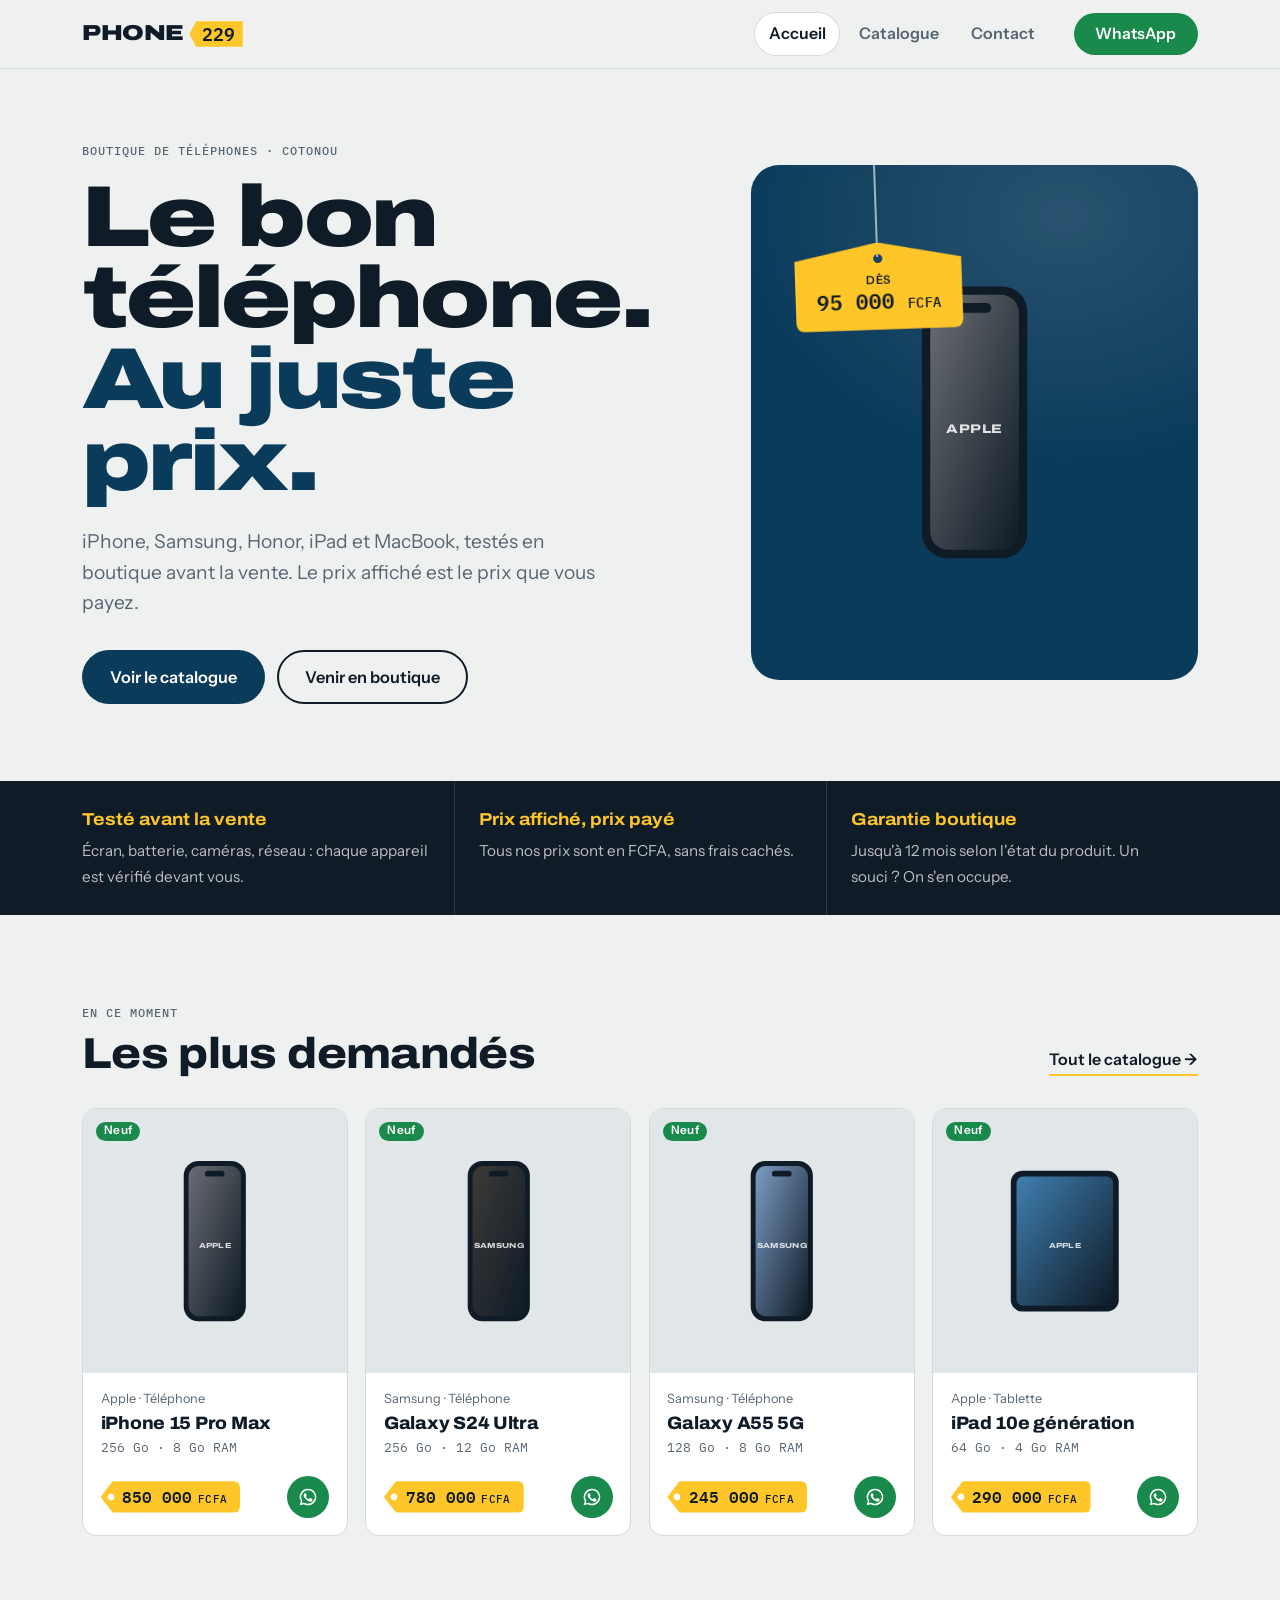
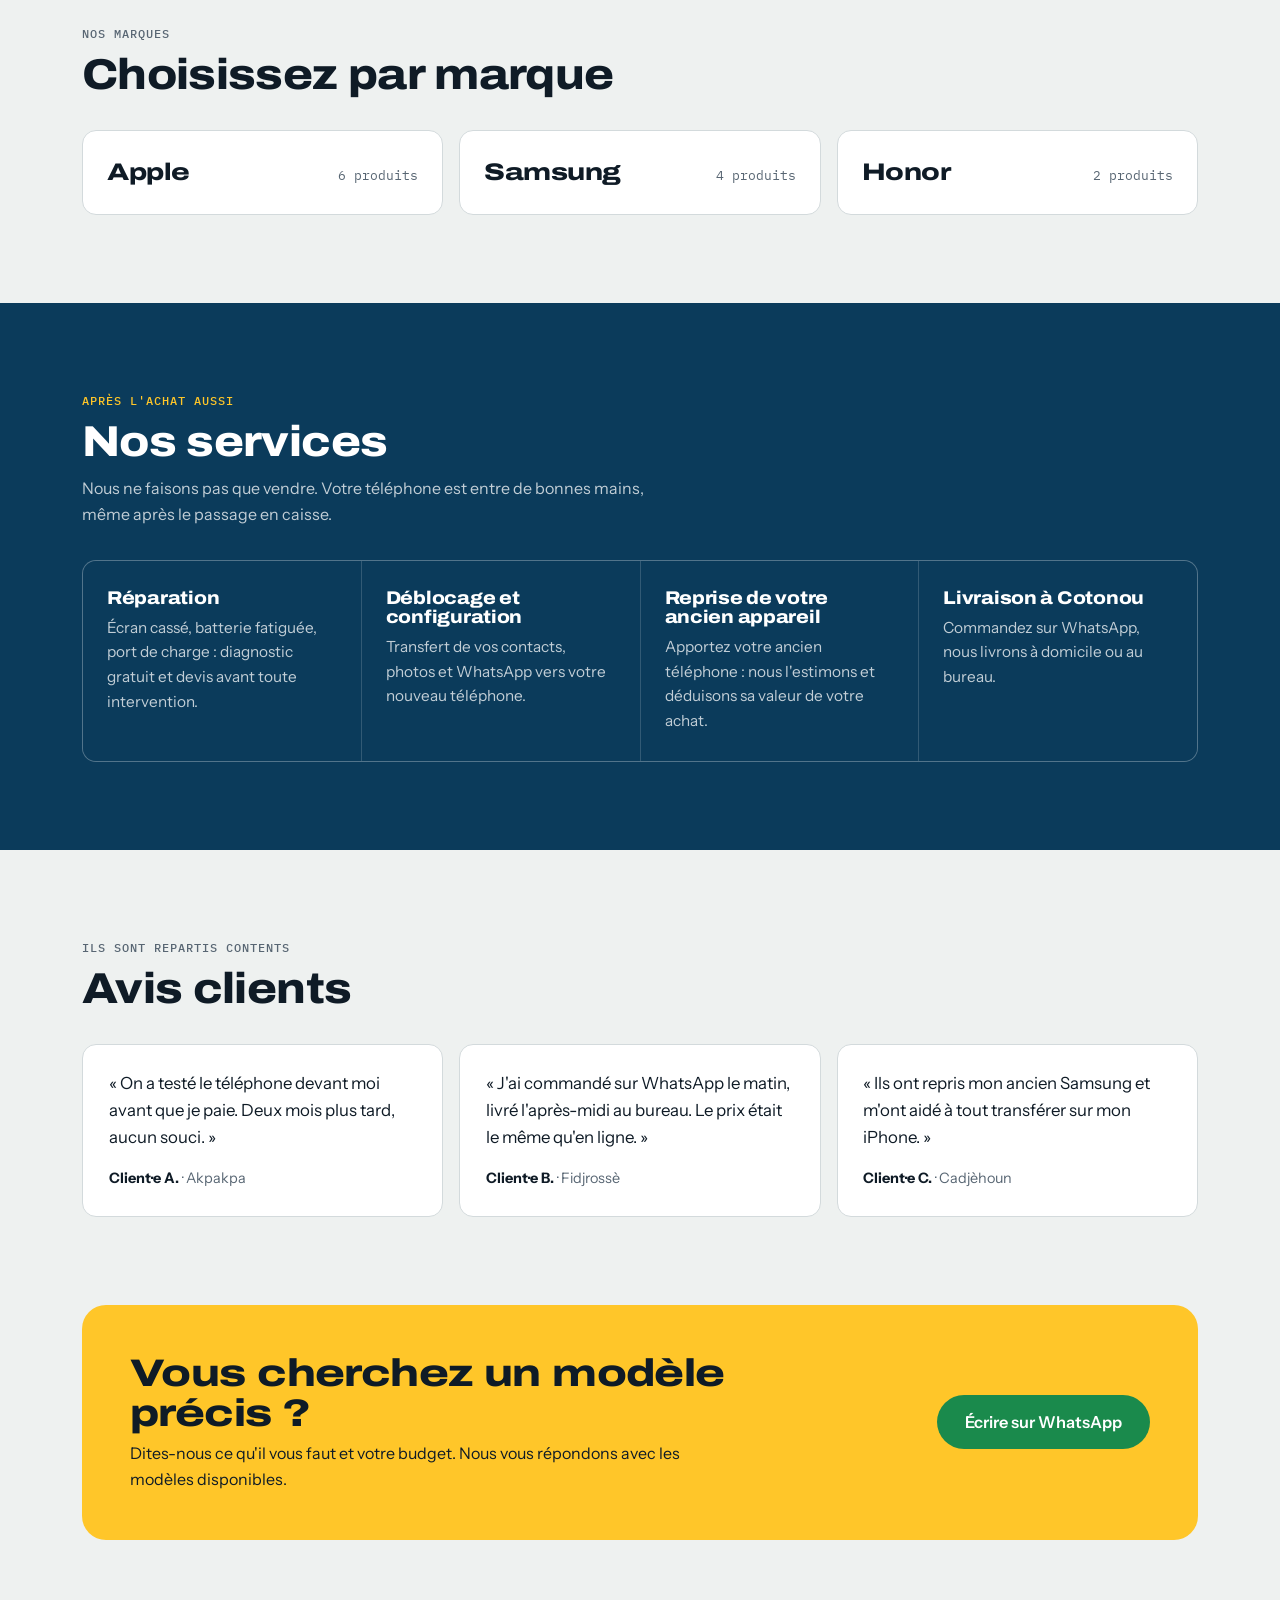
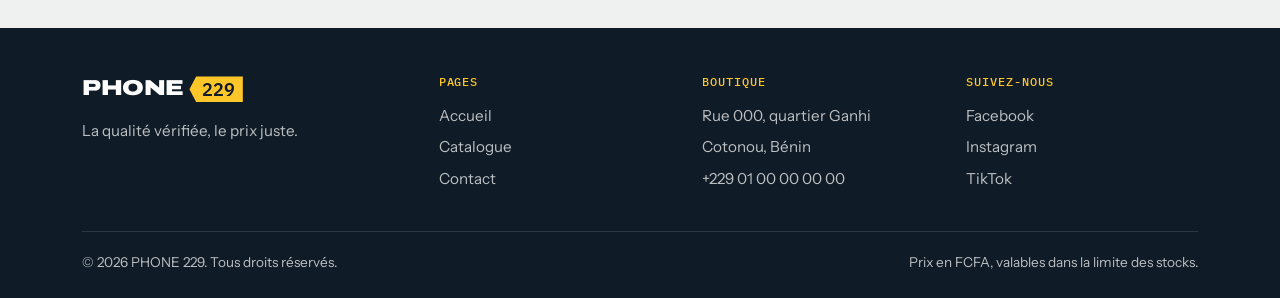
<file: index.html>
<!doctype html>
<html lang="fr">
<head>
  <meta charset="utf-8">
  <meta name="viewport" content="width=device-width, initial-scale=1">
  <title>PHONE 229 — Téléphones de qualité au juste prix à Cotonou</title>
  <meta name="description" content="PHONE 229, boutique de téléphones à Cotonou : iPhone, Samsung, Honor, iPad, MacBook et accessoires. Produits testés, prix affichés en FCFA, commande sur WhatsApp.">
  <meta name="theme-color" content="#0B3B5B">
  <link rel="preconnect" href="https://fonts.googleapis.com">
  <link rel="preconnect" href="https://fonts.gstatic.com" crossorigin>
  <link href="https://fonts.googleapis.com/css2?family=Archivo:wdth,wght@62..125,400..900&family=IBM+Plex+Mono:wght@500;600&family=Instrument+Sans:wght@400..700&display=swap" rel="stylesheet">
  <link rel="stylesheet" href="css/style.css">
</head>
<body data-page="accueil">

  <header class="site-header">
    <div class="wrap header-inner">
      <a class="logo" href="index.html" aria-label="PHONE 229, accueil"><span>PHONE</span><span class="logo-tag">229</span></a>
      <button class="menu-bouton" type="button" aria-expanded="false" aria-controls="nav" aria-label="Menu"><span></span></button>
      <nav class="site-nav" id="nav" aria-label="Navigation principale">
        <ul>
          <li><a href="index.html" aria-current="page">Accueil</a></li>
          <li><a href="catalogue.html">Catalogue</a></li>
          <li><a href="contact.html">Contact</a></li>
        </ul>
      </nav>
      <a class="btn btn-wa header-wa" href="contact.html" data-wa="">WhatsApp</a>
    </div>
  </header>

  <main>
    <!-- Hero -->
    <section class="hero">
      <div class="wrap hero-grille">
        <div>
          <p class="eyebrow">Boutique de téléphones · Cotonou</p>
          <h1 class="hero-titre">
            <span class="ligne">Le bon téléphone.</span>
            <span class="ligne ligne-2">Au juste prix.</span>
          </h1>
          <p class="hero-texte">iPhone, Samsung, Honor, iPad et MacBook, testés en boutique avant la vente. Le prix affiché est le prix que vous payez.</p>
          <div class="hero-actions">
            <a class="btn btn-plein btn-large" href="catalogue.html">Voir le catalogue</a>
            <a class="btn btn-contour btn-large" href="contact.html">Venir en boutique</a>
          </div>
        </div>

        <div class="hero-vitrine" aria-hidden="true">
          <div id="hero-visuel"></div>
          <div class="etiquette-suspendue">
            <span class="ficelle"></span>
            <span class="etiquette"><span class="petit">Dès</span><span><span id="hero-prix">95 000</span> <small>FCFA</small></span></span>
          </div>
        </div>
      </div>
    </section>

    <!-- Engagements -->
    <section class="engagements" aria-label="Nos engagements">
      <div class="wrap">
        <ul>
          <li><strong>Testé avant la vente</strong><span>Écran, batterie, caméras, réseau : chaque appareil est vérifié devant vous.</span></li>
          <li><strong>Prix affiché, prix payé</strong><span>Tous nos prix sont en FCFA, sans frais cachés.</span></li>
          <li><strong>Garantie boutique</strong><span>Jusqu'à 12 mois selon l'état du produit. Un souci ? On s'en occupe.</span></li>
        </ul>
      </div>
    </section>

    <!-- Produits phares -->
    <section class="section">
      <div class="wrap">
        <div class="section-tete">
          <div>
            <p class="eyebrow">En ce moment</p>
            <h2 class="section-titre">Les plus demandés</h2>
          </div>
          <a class="lien-fleche" href="catalogue.html">Tout le catalogue →</a>
        </div>
        <div class="grille" id="vedettes"></div>
      </div>
    </section>

    <!-- Marques -->
    <section class="section section-suite">
      <div class="wrap">
        <div class="section-tete">
          <div>
            <p class="eyebrow">Nos marques</p>
            <h2 class="section-titre">Choisissez par marque</h2>
          </div>
        </div>
        <ul class="marques-liste" id="marques"></ul>
      </div>
    </section>

    <!-- Services -->
    <section class="section section-sombre">
      <div class="wrap">
        <div class="section-tete">
          <div>
            <p class="eyebrow">Après l'achat aussi</p>
            <h2 class="section-titre">Nos services</h2>
            <p class="section-intro">Nous ne faisons pas que vendre. Votre téléphone est entre de bonnes mains, même après le passage en caisse.</p>
          </div>
        </div>
        <ul class="services">
          <li><h3>Réparation</h3><p>Écran cassé, batterie fatiguée, port de charge : diagnostic gratuit et devis avant toute intervention.</p></li>
          <li><h3>Déblocage et configuration</h3><p>Transfert de vos contacts, photos et WhatsApp vers votre nouveau téléphone.</p></li>
          <li><h3>Reprise de votre ancien appareil</h3><p>Apportez votre ancien téléphone : nous l'estimons et déduisons sa valeur de votre achat.</p></li>
          <li><h3>Livraison à Cotonou</h3><p>Commandez sur WhatsApp, nous livrons à domicile ou au bureau.</p></li>
        </ul>
      </div>
    </section>

    <!-- Avis clients — EXEMPLES PROVISOIRES : à remplacer par de vrais avis avant la mise en ligne -->
    <section class="section">
      <div class="wrap">
        <div class="section-tete">
          <div>
            <p class="eyebrow">Ils sont repartis contents</p>
            <h2 class="section-titre">Avis clients</h2>
          </div>
        </div>
        <ul class="avis">
          <li>
            <blockquote>« On a testé le téléphone devant moi avant que je paie. Deux mois plus tard, aucun souci. »</blockquote>
            <p class="auteur"><strong>Client·e A.</strong> · Akpakpa</p>
          </li>
          <li>
            <blockquote>« J'ai commandé sur WhatsApp le matin, livré l'après-midi au bureau. Le prix était le même qu'en ligne. »</blockquote>
            <p class="auteur"><strong>Client·e B.</strong> · Fidjrossè</p>
          </li>
          <li>
            <blockquote>« Ils ont repris mon ancien Samsung et m'ont aidé à tout transférer sur mon iPhone. »</blockquote>
            <p class="auteur"><strong>Client·e C.</strong> · Cadjèhoun</p>
          </li>
        </ul>
      </div>
    </section>

    <!-- Bandeau WhatsApp -->
    <section class="section section-suite">
      <div class="wrap">
        <div class="bandeau">
          <div>
            <h2>Vous cherchez un modèle précis ?</h2>
            <p>Dites-nous ce qu'il vous faut et votre budget. Nous vous répondons avec les modèles disponibles.</p>
          </div>
          <a class="btn btn-wa btn-large" href="contact.html" data-wa="Bonjour PHONE 229, je cherche un téléphone. Mon budget est de : ">Écrire sur WhatsApp</a>
        </div>
      </div>
    </section>
  </main>

  <footer class="site-footer">
    <div class="wrap">
      <div class="footer-grille">
        <div class="footer-marque">
          <a class="logo" href="index.html"><span>PHONE</span><span class="logo-tag">229</span></a>
          <p class="footer-slogan" data-info="slogan"></p>
        </div>
        <div>
          <h2>Pages</h2>
          <ul>
            <li><a href="index.html">Accueil</a></li>
            <li><a href="catalogue.html">Catalogue</a></li>
            <li><a href="contact.html">Contact</a></li>
          </ul>
        </div>
        <div>
          <h2>Boutique</h2>
          <ul>
            <li data-info="adresse"></li>
            <li data-info="ville"></li>
            <li><a data-lien="tel" href="#" data-info="telephone"></a></li>
          </ul>
        </div>
        <div>
          <h2>Suivez-nous</h2>
          <ul data-reseaux></ul>
        </div>
      </div>
      <div class="footer-bas">
        <span>© <span data-annee></span> PHONE 229. Tous droits réservés.</span>
        <span>Prix en FCFA, valables dans la limite des stocks.</span>
      </div>
    </div>
  </footer>

  <script src="js/boutique.js"></script>
  <script src="js/produits.js"></script>
  <script src="js/main.js"></script>
</body>
</html>
</file>
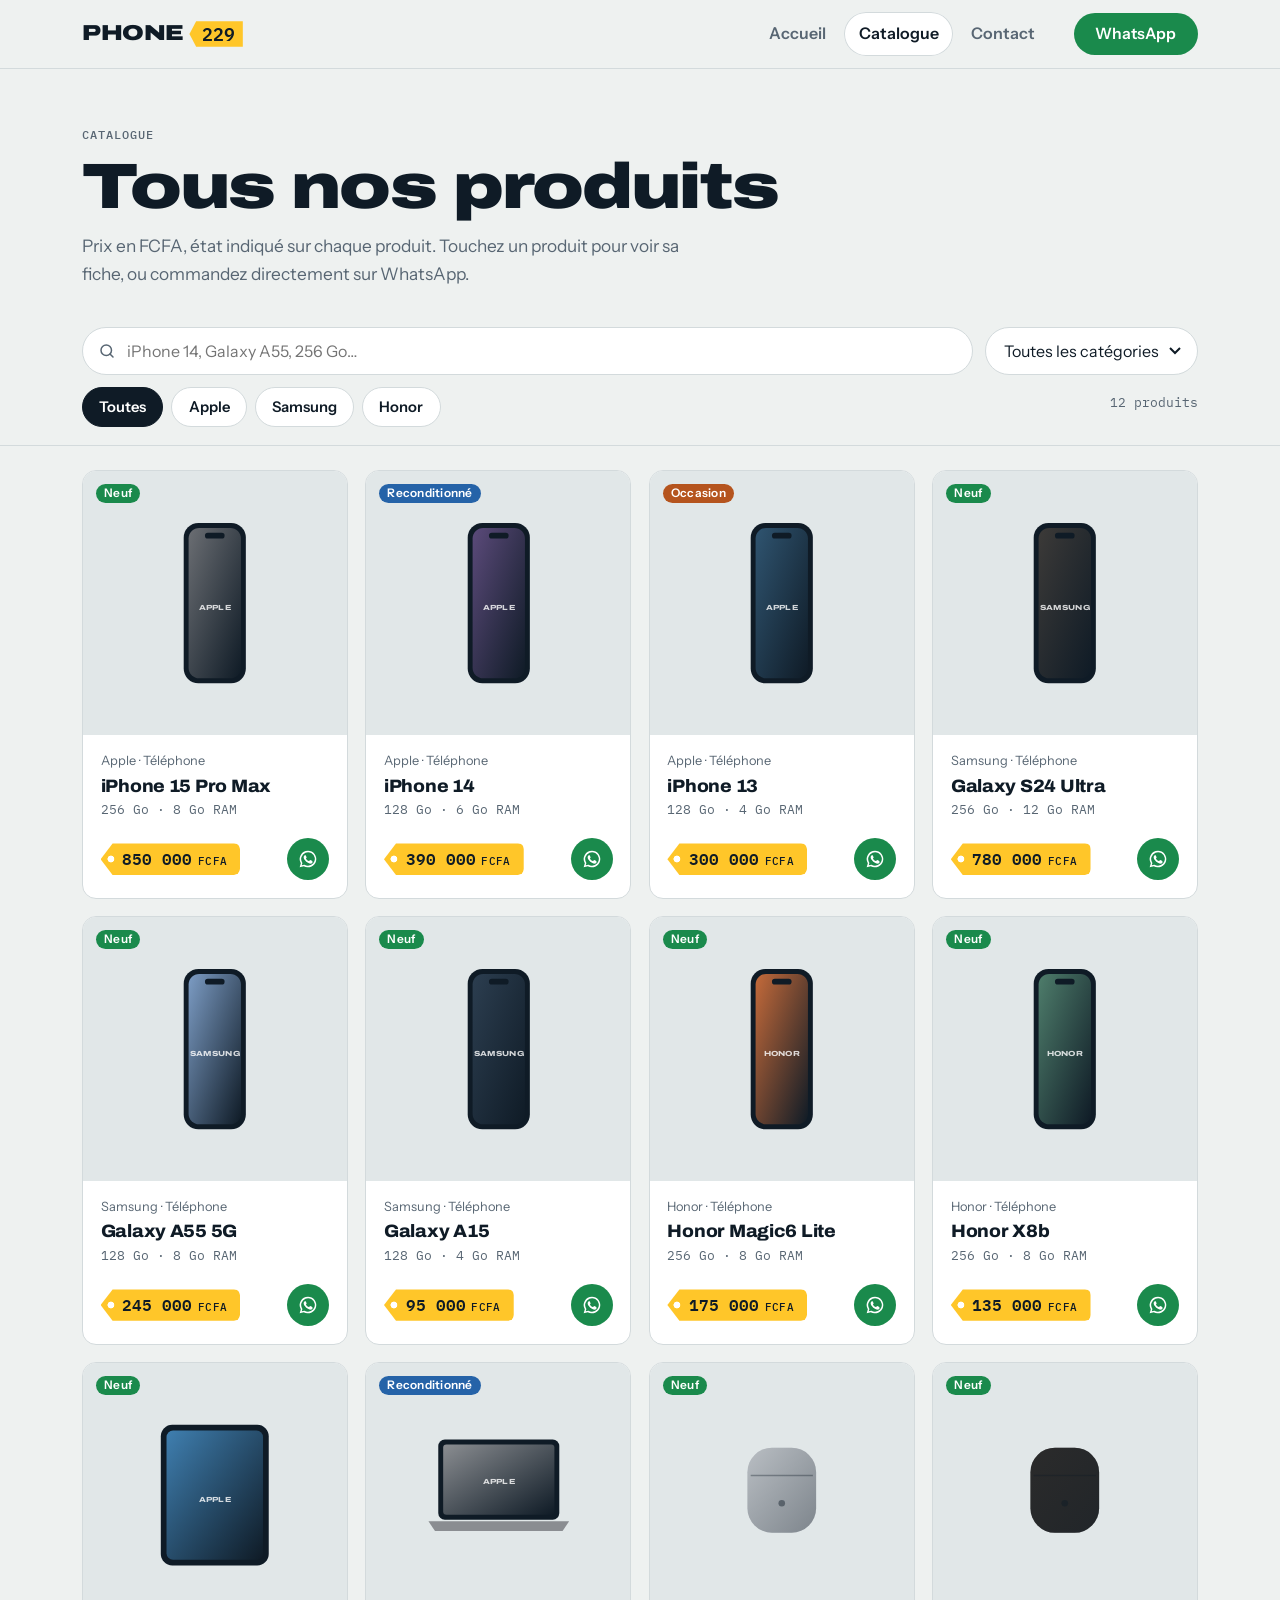
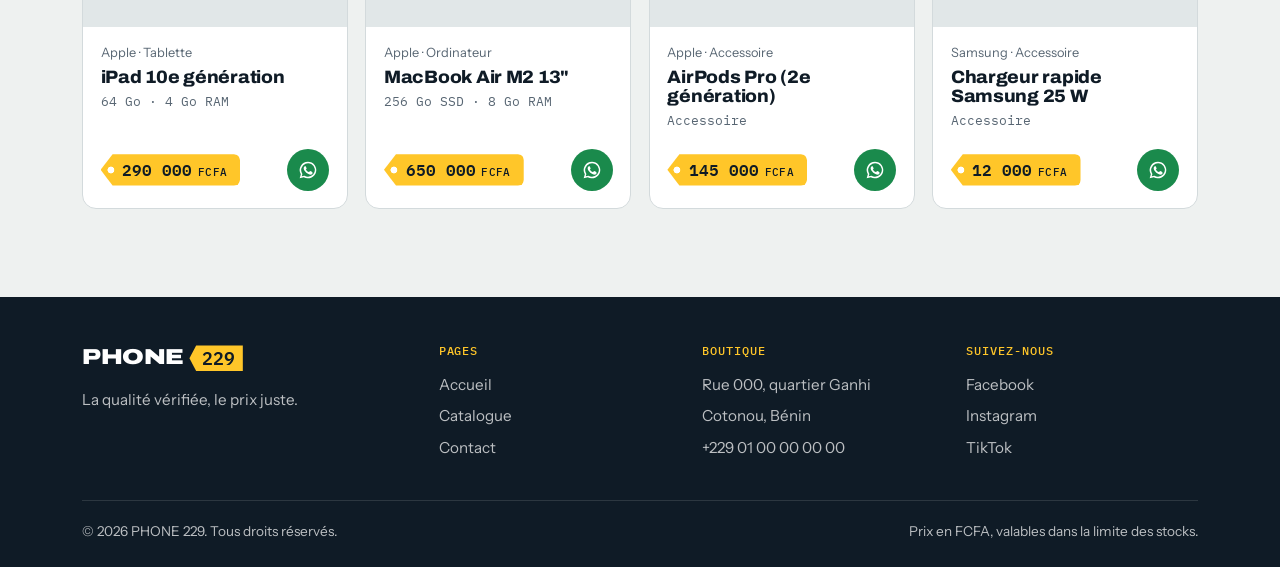
<file: catalogue.html>
<!doctype html>
<html lang="fr">
<head>
  <meta charset="utf-8">
  <meta name="viewport" content="width=device-width, initial-scale=1">
  <title>Catalogue — PHONE 229, Cotonou</title>
  <meta name="description" content="Tous les téléphones, tablettes, ordinateurs et accessoires PHONE 229 avec leurs prix en FCFA. Filtrez par marque : Apple, Samsung, Honor.">
  <meta name="theme-color" content="#0B3B5B">
  <link rel="preconnect" href="https://fonts.googleapis.com">
  <link rel="preconnect" href="https://fonts.gstatic.com" crossorigin>
  <link href="https://fonts.googleapis.com/css2?family=Archivo:wdth,wght@62..125,400..900&family=IBM+Plex+Mono:wght@500;600&family=Instrument+Sans:wght@400..700&display=swap" rel="stylesheet">
  <link rel="stylesheet" href="css/style.css">
</head>
<body data-page="catalogue">

  <header class="site-header">
    <div class="wrap header-inner">
      <a class="logo" href="index.html" aria-label="PHONE 229, accueil"><span>PHONE</span><span class="logo-tag">229</span></a>
      <button class="menu-bouton" type="button" aria-expanded="false" aria-controls="nav" aria-label="Menu"><span></span></button>
      <nav class="site-nav" id="nav" aria-label="Navigation principale">
        <ul>
          <li><a href="index.html">Accueil</a></li>
          <li><a href="catalogue.html" aria-current="page">Catalogue</a></li>
          <li><a href="contact.html">Contact</a></li>
        </ul>
      </nav>
      <a class="btn btn-wa header-wa" href="contact.html" data-wa="">WhatsApp</a>
    </div>
  </header>

  <main>
    <section class="page-tete">
      <div class="wrap">
        <p class="eyebrow">Catalogue</p>
        <h1 class="page-titre">Tous nos produits</h1>
        <p class="page-intro">Prix en FCFA, état indiqué sur chaque produit. Touchez un produit pour voir sa fiche, ou commandez directement sur WhatsApp.</p>
      </div>
    </section>

    <div class="filtres">
      <div class="wrap">
        <form class="filtres-ligne" id="form-recherche" role="search">
          <div class="champ-recherche">
            <label class="visuellement-cache" for="recherche">Rechercher un produit</label>
            <svg viewBox="0 0 24 24" width="18" height="18" aria-hidden="true"><circle cx="11" cy="11" r="7" fill="none" stroke="currentColor" stroke-width="2"/><path d="m20 20-4-4" stroke="currentColor" stroke-width="2" stroke-linecap="round"/></svg>
            <input type="search" id="recherche" placeholder="iPhone 14, Galaxy A55, 256 Go…" autocomplete="off">
          </div>
          <label class="visuellement-cache" for="filtre-categorie">Catégorie</label>
          <select id="filtre-categorie"></select>
        </form>
        <div class="filtres-ligne">
          <div class="puces" id="filtre-marques" role="group" aria-label="Filtrer par marque"></div>
          <p class="compteur" id="compteur" aria-live="polite"></p>
        </div>
      </div>
    </div>

    <section class="section section-suite">
      <div class="wrap">
        <div class="grille" id="grille"></div>
      </div>
    </section>
  </main>

  <footer class="site-footer">
    <div class="wrap">
      <div class="footer-grille">
        <div class="footer-marque">
          <a class="logo" href="index.html"><span>PHONE</span><span class="logo-tag">229</span></a>
          <p class="footer-slogan" data-info="slogan"></p>
        </div>
        <div>
          <h2>Pages</h2>
          <ul>
            <li><a href="index.html">Accueil</a></li>
            <li><a href="catalogue.html">Catalogue</a></li>
            <li><a href="contact.html">Contact</a></li>
          </ul>
        </div>
        <div>
          <h2>Boutique</h2>
          <ul>
            <li data-info="adresse"></li>
            <li data-info="ville"></li>
            <li><a data-lien="tel" href="#" data-info="telephone"></a></li>
          </ul>
        </div>
        <div>
          <h2>Suivez-nous</h2>
          <ul data-reseaux></ul>
        </div>
      </div>
      <div class="footer-bas">
        <span>© <span data-annee></span> PHONE 229. Tous droits réservés.</span>
        <span>Prix en FCFA, valables dans la limite des stocks.</span>
      </div>
    </div>
  </footer>

  <script src="js/boutique.js"></script>
  <script src="js/produits.js"></script>
  <script src="js/main.js"></script>
</body>
</html>
</file>
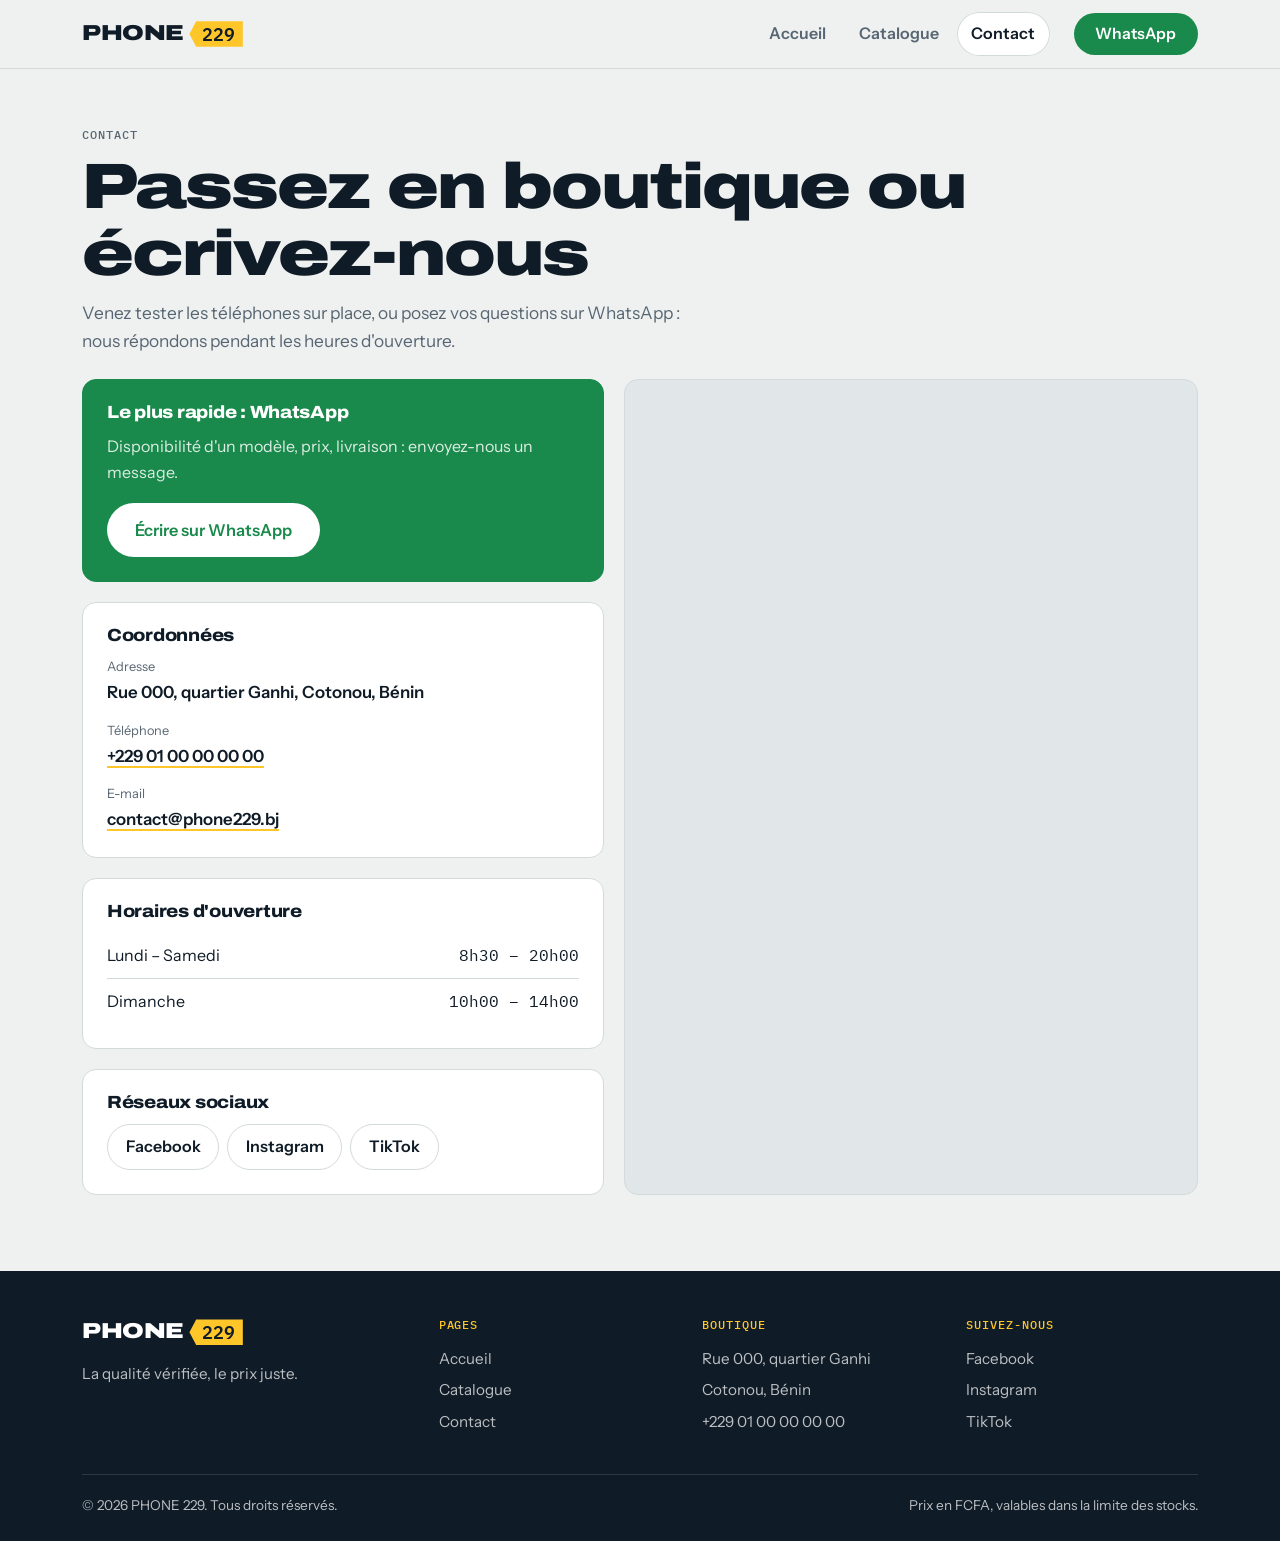
<file: contact.html>
<!doctype html>
<html lang="fr">
<head>
  <meta charset="utf-8">
  <meta name="viewport" content="width=device-width, initial-scale=1">
  <title>Contact — PHONE 229, Cotonou</title>
  <meta name="description" content="Adresse, téléphone, WhatsApp et horaires de la boutique PHONE 229 à Cotonou.">
  <meta name="theme-color" content="#0B3B5B">
  <link rel="preconnect" href="https://fonts.googleapis.com">
  <link rel="preconnect" href="https://fonts.gstatic.com" crossorigin>
  <link href="https://fonts.googleapis.com/css2?family=Archivo:wdth,wght@62..125,400..900&family=IBM+Plex+Mono:wght@500;600&family=Instrument+Sans:wght@400..700&display=swap" rel="stylesheet">
  <link rel="stylesheet" href="css/style.css">
</head>
<body data-page="contact">

  <header class="site-header">
    <div class="wrap header-inner">
      <a class="logo" href="index.html" aria-label="PHONE 229, accueil"><span>PHONE</span><span class="logo-tag">229</span></a>
      <button class="menu-bouton" type="button" aria-expanded="false" aria-controls="nav" aria-label="Menu"><span></span></button>
      <nav class="site-nav" id="nav" aria-label="Navigation principale">
        <ul>
          <li><a href="index.html">Accueil</a></li>
          <li><a href="catalogue.html">Catalogue</a></li>
          <li><a href="contact.html" aria-current="page">Contact</a></li>
        </ul>
      </nav>
      <a class="btn btn-wa header-wa" href="contact.html" data-wa="">WhatsApp</a>
    </div>
  </header>

  <main>
    <section class="page-tete">
      <div class="wrap">
        <p class="eyebrow">Contact</p>
        <h1 class="page-titre">Passez en boutique ou écrivez-nous</h1>
        <p class="page-intro">Venez tester les téléphones sur place, ou posez vos questions sur WhatsApp : nous répondons pendant les heures d'ouverture.</p>
      </div>
    </section>

    <div class="wrap contact-grille">
      <div class="contact-blocs">
        <div class="bloc bloc-wa">
          <h2>Le plus rapide : WhatsApp</h2>
          <p>Disponibilité d'un modèle, prix, livraison : envoyez-nous un message.</p>
          <a class="btn btn-large" href="#" data-wa="Bonjour PHONE 229, j'ai une question.">Écrire sur WhatsApp</a>
        </div>

        <div class="bloc">
          <h2>Coordonnées</h2>
          <dl class="coordonnees">
            <div><dt>Adresse</dt><dd><span data-info="adresse"></span>, <span data-info="ville"></span></dd></div>
            <div><dt>Téléphone</dt><dd><a data-lien="tel" href="#" data-info="telephone"></a></dd></div>
            <div><dt>E-mail</dt><dd><a data-lien="mail" href="#" data-info="email"></a></dd></div>
          </dl>
        </div>

        <div class="bloc">
          <h2>Horaires d'ouverture</h2>
          <ul class="horaires" data-horaires></ul>
        </div>

        <div class="bloc">
          <h2>Réseaux sociaux</h2>
          <ul class="reseaux" data-reseaux></ul>
        </div>
      </div>

      <div class="carte-plan">
        <iframe id="carte" title="Plan d'accès à la boutique PHONE 229" loading="lazy" referrerpolicy="no-referrer-when-downgrade"></iframe>
      </div>
    </div>
  </main>

  <footer class="site-footer">
    <div class="wrap">
      <div class="footer-grille">
        <div class="footer-marque">
          <a class="logo" href="index.html"><span>PHONE</span><span class="logo-tag">229</span></a>
          <p class="footer-slogan" data-info="slogan"></p>
        </div>
        <div>
          <h2>Pages</h2>
          <ul>
            <li><a href="index.html">Accueil</a></li>
            <li><a href="catalogue.html">Catalogue</a></li>
            <li><a href="contact.html">Contact</a></li>
          </ul>
        </div>
        <div>
          <h2>Boutique</h2>
          <ul>
            <li data-info="adresse"></li>
            <li data-info="ville"></li>
            <li><a data-lien="tel" href="#" data-info="telephone"></a></li>
          </ul>
        </div>
        <div>
          <h2>Suivez-nous</h2>
          <ul data-reseaux></ul>
        </div>
      </div>
      <div class="footer-bas">
        <span>© <span data-annee></span> PHONE 229. Tous droits réservés.</span>
        <span>Prix en FCFA, valables dans la limite des stocks.</span>
      </div>
    </div>
  </footer>

  <script src="js/boutique.js"></script>
  <script src="js/produits.js"></script>
  <script src="js/main.js"></script>
</body>
</html>
</file>
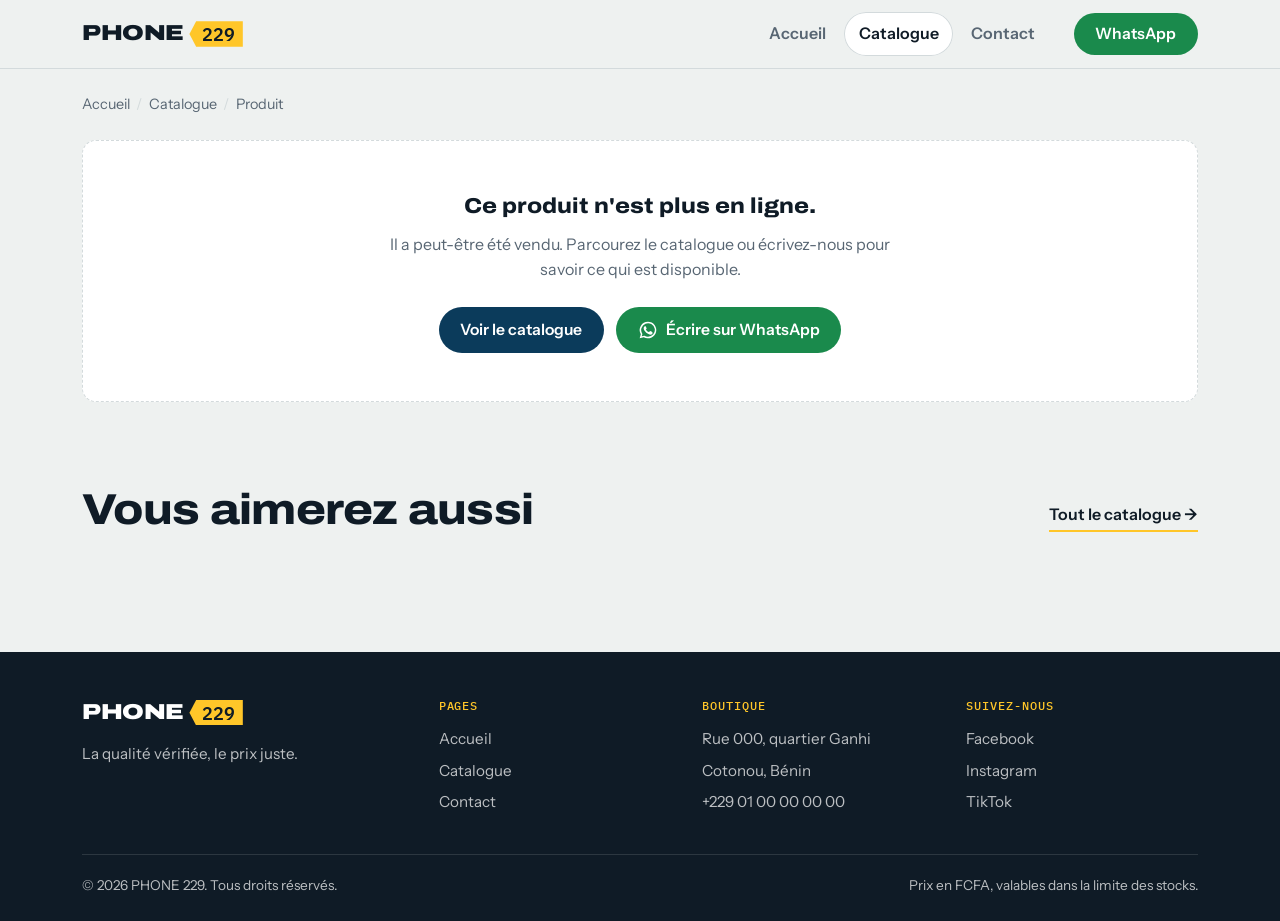
<file: produit.html>
<!doctype html>
<html lang="fr">
<head>
  <meta charset="utf-8">
  <meta name="viewport" content="width=device-width, initial-scale=1">
  <title>Produit — PHONE 229</title>
  <meta name="description" content="Fiche produit PHONE 229 : prix en FCFA, caractéristiques et commande sur WhatsApp.">
  <meta name="theme-color" content="#0B3B5B">
  <link rel="preconnect" href="https://fonts.googleapis.com">
  <link rel="preconnect" href="https://fonts.gstatic.com" crossorigin>
  <link href="https://fonts.googleapis.com/css2?family=Archivo:wdth,wght@62..125,400..900&family=IBM+Plex+Mono:wght@500;600&family=Instrument+Sans:wght@400..700&display=swap" rel="stylesheet">
  <link rel="stylesheet" href="css/style.css">
</head>
<body data-page="produit">

  <header class="site-header">
    <div class="wrap header-inner">
      <a class="logo" href="index.html" aria-label="PHONE 229, accueil"><span>PHONE</span><span class="logo-tag">229</span></a>
      <button class="menu-bouton" type="button" aria-expanded="false" aria-controls="nav" aria-label="Menu"><span></span></button>
      <nav class="site-nav" id="nav" aria-label="Navigation principale">
        <ul>
          <li><a href="index.html">Accueil</a></li>
          <li><a href="catalogue.html" aria-current="page">Catalogue</a></li>
          <li><a href="contact.html">Contact</a></li>
        </ul>
      </nav>
      <a class="btn btn-wa header-wa" href="contact.html" data-wa="">WhatsApp</a>
    </div>
  </header>

  <main>
    <div class="wrap">
      <nav class="fil" aria-label="Fil d'Ariane">
        <ol>
          <li><a href="index.html">Accueil</a></li>
          <li><a href="catalogue.html">Catalogue</a></li>
          <li aria-current="page" id="fil-nom">Produit</li>
        </ol>
      </nav>
      <div class="fiche" id="fiche"></div>
    </div>

    <section class="section section-suite" id="similaires">
      <div class="wrap">
        <div class="section-tete">
          <h2 class="section-titre">Vous aimerez aussi</h2>
          <a class="lien-fleche" href="catalogue.html">Tout le catalogue →</a>
        </div>
        <div class="grille" id="grille-similaires"></div>
      </div>
    </section>
  </main>

  <footer class="site-footer">
    <div class="wrap">
      <div class="footer-grille">
        <div class="footer-marque">
          <a class="logo" href="index.html"><span>PHONE</span><span class="logo-tag">229</span></a>
          <p class="footer-slogan" data-info="slogan"></p>
        </div>
        <div>
          <h2>Pages</h2>
          <ul>
            <li><a href="index.html">Accueil</a></li>
            <li><a href="catalogue.html">Catalogue</a></li>
            <li><a href="contact.html">Contact</a></li>
          </ul>
        </div>
        <div>
          <h2>Boutique</h2>
          <ul>
            <li data-info="adresse"></li>
            <li data-info="ville"></li>
            <li><a data-lien="tel" href="#" data-info="telephone"></a></li>
          </ul>
        </div>
        <div>
          <h2>Suivez-nous</h2>
          <ul data-reseaux></ul>
        </div>
      </div>
      <div class="footer-bas">
        <span>© <span data-annee></span> PHONE 229. Tous droits réservés.</span>
        <span>Prix en FCFA, valables dans la limite des stocks.</span>
      </div>
    </div>
  </footer>

  <script src="js/boutique.js"></script>
  <script src="js/produits.js"></script>
  <script src="js/main.js"></script>
</body>
</html>
</file>
<file: css/style.css>
/* =========================================================
   PHONE 229 — Charte graphique
   Bleu lagune + jaune zémidjan, étiquette de prix en signature
   ========================================================= */

:root {
  /* Couleurs */
  --encre: #0F1B26;        /* texte principal, fonds sombres */
  --lagune: #0B3B5B;       /* couleur principale */
  --lagune-clair: #155A86;
  --zem: #FFC629;          /* jaune zémidjan : étiquettes, accents */
  --ciment: #EEF1F0;       /* fond de page */
  --ciment-fonce: #E1E7E8; /* fond des visuels */
  --blanc: #FFFFFF;
  --gris: #586673;         /* texte secondaire */
  --trait: #D3DADC;
  --vert: #1A8A4C;         /* WhatsApp, état Neuf */
  --bleu-etat: #2563A8;    /* état Reconditionné */
  --orange-etat: #B5541E;  /* état Occasion */

  /* Typographie */
  --f-titre: "Archivo", "Arial Black", sans-serif;
  --f-texte: "Instrument Sans", system-ui, -apple-system, "Segoe UI", sans-serif;
  --f-donnee: "IBM Plex Mono", ui-monospace, Consolas, monospace;

  /* Mise en page */
  --largeur: 1180px;
  --gouttiere: clamp(16px, 4vw, 32px);
  --rayon: 14px;
  --ombre: 0 1px 2px rgba(15, 27, 38, .06), 0 8px 24px -12px rgba(15, 27, 38, .18);
}

*, *::before, *::after { box-sizing: border-box; }

html { -webkit-text-size-adjust: 100%; }

body {
  margin: 0;
  background: var(--ciment);
  color: var(--encre);
  font-family: var(--f-texte);
  font-size: 1rem;
  line-height: 1.6;
  -webkit-font-smoothing: antialiased;
}

img, svg { display: block; max-width: 100%; }

a { color: inherit; }

h1, h2, h3 {
  font-family: var(--f-titre);
  font-stretch: 112%;
  font-weight: 800;
  line-height: 1.05;
  letter-spacing: -0.015em;
  margin: 0;
}

p { margin: 0; }

:focus-visible {
  outline: 3px solid var(--lagune-clair);
  outline-offset: 3px;
  border-radius: 4px;
}

.wrap {
  width: 100%;
  max-width: var(--largeur);
  margin-inline: auto;
  padding-inline: var(--gouttiere);
}

.visuellement-cache {
  position: absolute; width: 1px; height: 1px; overflow: hidden;
  clip: rect(0 0 0 0); white-space: nowrap;
}

.eyebrow {
  font-family: var(--f-donnee);
  font-size: .78rem;
  font-weight: 500;
  letter-spacing: .08em;
  text-transform: uppercase;
  color: var(--gris);
}

/* ---------- Boutons ---------- */

.btn {
  display: inline-flex;
  align-items: center;
  justify-content: center;
  gap: .5em;
  min-height: 46px;
  padding: .7em 1.25em;
  border: 2px solid transparent;
  border-radius: 999px;
  font: 600 .98rem/1 var(--f-texte);
  text-decoration: none;
  cursor: pointer;
  transition: background-color .15s, color .15s, border-color .15s, transform .15s;
}
.btn:active { transform: translateY(1px); }
.btn-large { min-height: 54px; padding-inline: 1.6em; font-size: 1.02rem; }

.btn-plein { background: var(--lagune); color: var(--blanc); }
.btn-plein:hover { background: var(--encre); }

.btn-jaune { background: var(--zem); color: var(--encre); }
.btn-jaune:hover { background: #FFD65C; }

.btn-wa { background: var(--vert); color: var(--blanc); }
.btn-wa:hover { background: #136C3B; }

.btn-contour { background: transparent; color: var(--encre); border-color: var(--encre); }
.btn-contour:hover { background: var(--encre); color: var(--blanc); }

/* ---------- Logo ---------- */

.logo {
  display: inline-flex;
  align-items: center;
  gap: .35rem;
  text-decoration: none;
  font-family: var(--f-titre);
  font-stretch: 125%;
  font-weight: 900;
  font-size: 1.35rem;
  letter-spacing: -0.02em;
  line-height: 1;
  color: var(--encre);
}
.logo-tag {
  background: var(--zem);
  color: var(--encre);
  padding: .22em .45em .22em .7em;
  font-family: var(--f-donnee);
  font-stretch: normal;
  font-weight: 600;
  font-size: .82em;
  letter-spacing: 0;
  clip-path: polygon(.38em 0, 100% 0, 100% 100%, .38em 100%, 0 50%);
}

/* ---------- En-tête ---------- */

.site-header {
  position: sticky;
  top: 0;
  z-index: 50;
  background: rgba(238, 241, 240, .92);
  backdrop-filter: blur(10px);
  -webkit-backdrop-filter: blur(10px);
  border-bottom: 1px solid var(--trait);
}
.header-inner {
  display: flex;
  align-items: center;
  gap: 1.5rem;
  min-height: 68px;
}
.site-nav { margin-left: auto; }
.site-nav ul {
  display: flex;
  gap: .25rem;
  list-style: none;
  margin: 0;
  padding: 0;
}
.site-nav a {
  display: block;
  padding: .55em .9em;
  border-radius: 999px;
  text-decoration: none;
  font-weight: 600;
  color: var(--gris);
}
.site-nav a:hover { color: var(--encre); background: var(--ciment-fonce); }
.site-nav a[aria-current="page"] { color: var(--encre); background: var(--blanc); box-shadow: inset 0 0 0 1px var(--trait); }

.header-wa { min-height: 42px; padding-block: .55em; }

.menu-bouton {
  display: none;
  margin-left: auto;
  width: 46px; height: 46px;
  border: 1px solid var(--trait);
  border-radius: 12px;
  background: var(--blanc);
  cursor: pointer;
}
.menu-bouton span,
.menu-bouton span::before,
.menu-bouton span::after {
  display: block;
  width: 20px; height: 2px;
  margin-inline: auto;
  background: var(--encre);
  border-radius: 2px;
  position: relative;
  transition: transform .2s, opacity .2s;
}
.menu-bouton span::before,
.menu-bouton span::after { content: ""; position: absolute; left: 0; }
.menu-bouton span::before { top: -6px; }
.menu-bouton span::after { top: 6px; }
.menu-bouton[aria-expanded="true"] span { background: transparent; }
.menu-bouton[aria-expanded="true"] span::before { transform: translateY(6px) rotate(45deg); }
.menu-bouton[aria-expanded="true"] span::after { transform: translateY(-6px) rotate(-45deg); }

@media (max-width: 760px) {
  .menu-bouton { display: block; }
  .header-wa { display: none; }
  .site-nav {
    position: absolute;
    top: 100%; left: 0; right: 0;
    background: var(--ciment);
    border-bottom: 1px solid var(--trait);
    padding: .5rem var(--gouttiere) 1rem;
    display: none;
  }
  .site-nav.ouverte { display: block; }
  .site-nav ul { flex-direction: column; }
  .site-nav a { padding: .85em 1em; font-size: 1.05rem; }
}

/* =========================================================
   Signature : l'étiquette de prix
   ========================================================= */

.etiquette {
  --trou: .62em;
  display: inline-flex;
  align-items: baseline;
  gap: .35em;
  padding: .42em .8em .42em 1.35em;
  background: var(--zem);
  color: var(--encre);
  font-family: var(--f-donnee);
  font-weight: 600;
  font-size: 1rem;
  line-height: 1.1;
  white-space: nowrap;
  border-radius: 0 6px 6px 0;
  clip-path: polygon(.75em 0, 100% 0, 100% 100%, .75em 100%, 0 50%);
  -webkit-mask: radial-gradient(circle at var(--trou) 50%, transparent .2em, #000 .23em);
  mask: radial-gradient(circle at var(--trou) 50%, transparent .2em, #000 .23em);
}
.etiquette small {
  font-size: .68em;
  font-weight: 500;
  letter-spacing: .04em;
}
.etiquette-grande { font-size: clamp(1.5rem, 4vw, 2rem); }

/* ---------- Badges d'état ---------- */

.badge-etat {
  display: inline-block;
  padding: .3em .7em;
  border-radius: 999px;
  font: 600 .74rem/1 var(--f-texte);
  letter-spacing: .02em;
  color: var(--blanc);
}
.etat-neuf { background: var(--vert); }
.etat-reconditionne { background: var(--bleu-etat); }
.etat-occasion { background: var(--orange-etat); }

/* =========================================================
   Accueil
   ========================================================= */

.hero { padding-block: clamp(2rem, 6vw, 4.5rem) clamp(2.5rem, 6vw, 5rem); }
.hero-grille {
  display: grid;
  grid-template-columns: 1.15fr .85fr;
  gap: clamp(2rem, 5vw, 4rem);
  align-items: center;
}
.hero-titre {
  font-stretch: 125%;
  font-weight: 900;
  font-size: clamp(2.5rem, 7.2vw, 5.4rem);
  line-height: .94;
  letter-spacing: -0.03em;
  margin-top: 1rem;
}
.hero-titre .ligne { display: block; }
.hero-titre .ligne-2 { color: var(--lagune); }
.hero-texte {
  max-width: 34rem;
  margin-top: 1.5rem;
  font-size: clamp(1.05rem, 1.6vw, 1.2rem);
  color: var(--gris);
}
.hero-actions { display: flex; flex-wrap: wrap; gap: .75rem; margin-top: 2rem; }

.hero-vitrine {
  position: relative;
  aspect-ratio: 4 / 4.6;
  border-radius: 28px;
  background:
    radial-gradient(120% 80% at 70% 10%, rgba(255, 255, 255, .12), transparent 60%),
    var(--lagune);
  display: grid;
  place-items: center;
  overflow: hidden;
}
.hero-vitrine #hero-visuel { width: 62%; }
.hero-vitrine .v-marque { fill: rgba(255, 255, 255, .85); }

/* Étiquette suspendue */
.etiquette-suspendue {
  position: absolute;
  top: 0;
  left: 9%;
  display: flex;
  flex-direction: column;
  align-items: center;
  transform-origin: 50% 0;
  animation: balancer 2.4s cubic-bezier(.3, .7, .3, 1) .3s both;
}
.etiquette-suspendue .ficelle {
  width: 2px;
  height: clamp(56px, 9vw, 92px);
  margin-bottom: -.9rem;
  background: rgba(255, 255, 255, .6);
}
/* L'étiquette pend verticalement : pointe et trou en haut */
.etiquette-suspendue .etiquette {
  font-size: clamp(1rem, 2vw, 1.3rem);
  flex-direction: column;
  align-items: center;
  gap: .15em;
  padding: 1.5em 1em .8em;
  border-radius: 0 0 8px 8px;
  clip-path: polygon(0 .8em, 50% 0, 100% .8em, 100% 100%, 0 100%);
  -webkit-mask: radial-gradient(circle at 50% .75em, transparent .2em, #000 .23em);
  mask: radial-gradient(circle at 50% .75em, transparent .2em, #000 .23em);
  box-shadow: none;
}
.etiquette-suspendue .etiquette .petit {
  font-family: var(--f-texte);
  font-size: .55em;
  font-weight: 600;
  letter-spacing: .04em;
  text-transform: uppercase;
}
@keyframes balancer {
  0%   { transform: rotate(-16deg); }
  35%  { transform: rotate(9deg); }
  60%  { transform: rotate(-5deg); }
  80%  { transform: rotate(2deg); }
  100% { transform: rotate(-2deg); }
}

@media (max-width: 860px) {
  .hero-grille { grid-template-columns: 1fr; }
  .hero-vitrine { aspect-ratio: 4 / 3.4; }
  .hero-vitrine #hero-visuel { width: 42%; }
}

/* Engagements */
.engagements {
  background: var(--encre);
  color: var(--blanc);
}
.engagements ul {
  display: grid;
  grid-template-columns: repeat(3, 1fr);
  list-style: none;
  margin: 0;
  padding: 0;
}
.engagements li {
  padding: 1.6rem 1.5rem 1.6rem 0;
}
.engagements li + li { padding-left: 1.5rem; border-left: 1px solid rgba(255, 255, 255, .14); }
.engagements strong {
  display: block;
  font-family: var(--f-titre);
  font-stretch: 112%;
  font-size: 1.08rem;
  color: var(--zem);
  margin-bottom: .25rem;
}
.engagements span { color: rgba(255, 255, 255, .72); font-size: .95rem; }

@media (max-width: 760px) {
  .engagements ul { grid-template-columns: 1fr; }
  .engagements li, .engagements li + li { padding: 1.1rem 0; border-left: 0; }
  .engagements li + li { border-top: 1px solid rgba(255, 255, 255, .14); }
}

/* Sections */
.section { padding-block: clamp(3rem, 7vw, 5.5rem); }
.section-tete {
  display: flex;
  flex-wrap: wrap;
  align-items: end;
  justify-content: space-between;
  gap: 1rem 2rem;
  margin-bottom: 2rem;
}
.section-titre { font-size: clamp(1.8rem, 4vw, 2.7rem); margin-top: .5rem; }
.section-intro { max-width: 36rem; color: var(--gris); margin-top: .75rem; }
.lien-fleche {
  font-weight: 600;
  text-decoration: none;
  border-bottom: 2px solid var(--zem);
  padding-bottom: 2px;
}
.lien-fleche:hover { border-color: var(--encre); }

/* Marques */
.marques-liste {
  display: grid;
  grid-template-columns: repeat(auto-fit, minmax(min(100%, 220px), 1fr));
  gap: 1rem;
  list-style: none;
  margin: 0;
  padding: 0;
}
.marques-liste a {
  display: flex;
  align-items: baseline;
  justify-content: space-between;
  flex-wrap: wrap;
  gap: 1rem;
  padding: 1.4rem 1.5rem;
  background: var(--blanc);
  border: 1px solid var(--trait);
  border-radius: var(--rayon);
  text-decoration: none;
  transition: border-color .15s, transform .15s;
}
.marques-liste a:hover { border-color: var(--encre); transform: translateY(-2px); }
.marques-liste strong {
  font-family: var(--f-titre);
  font-stretch: 125%;
  font-weight: 800;
  font-size: 1.5rem;
  letter-spacing: -0.02em;
}
.marques-liste span { font-family: var(--f-donnee); font-size: .8rem; color: var(--gris); }

/* Services */
.section-sombre { background: var(--lagune); color: var(--blanc); }
.section-sombre .eyebrow { color: var(--zem); }
.section-sombre .section-intro { color: rgba(255, 255, 255, .75); }
.services {
  display: grid;
  grid-template-columns: repeat(auto-fit, minmax(230px, 1fr));
  gap: 1px;
  background: rgba(255, 255, 255, .16);
  border: 1px solid rgba(255, 255, 255, .16);
  border-radius: var(--rayon);
  overflow: hidden;
  list-style: none;
  margin: 0;
  padding: 0;
}
.services li { background: var(--lagune); padding: 1.75rem 1.5rem; }
.services h3 { font-size: 1.15rem; margin-bottom: .5rem; }
.services p { color: rgba(255, 255, 255, .75); font-size: .96rem; }

/* Avis */
.avis {
  display: grid;
  grid-template-columns: repeat(auto-fit, minmax(260px, 1fr));
  gap: 1rem;
  list-style: none;
  margin: 0;
  padding: 0;
}
.avis li {
  background: var(--blanc);
  border-radius: var(--rayon);
  padding: 1.6rem;
  border: 1px solid var(--trait);
  display: flex;
  flex-direction: column;
  gap: 1rem;
}
.avis blockquote { margin: 0; font-size: 1.05rem; }
.avis .auteur { margin-top: auto; font-size: .9rem; color: var(--gris); }
.avis .auteur strong { color: var(--encre); }

/* Bandeau WhatsApp */
.bandeau {
  background: var(--zem);
  border-radius: 24px;
  padding: clamp(1.75rem, 5vw, 3rem);
  display: flex;
  flex-wrap: wrap;
  align-items: center;
  justify-content: space-between;
  gap: 1.5rem;
}
.bandeau h2 { font-size: clamp(1.6rem, 3.6vw, 2.4rem); font-stretch: 125%; max-width: 20ch; }
.bandeau p { margin-top: .5rem; max-width: 36rem; }

/* =========================================================
   Cartes produit
   ========================================================= */

.grille {
  display: grid;
  grid-template-columns: repeat(auto-fill, minmax(240px, 1fr));
  gap: 1.1rem;
}

.carte {
  position: relative;
  display: flex;
  flex-direction: column;
  background: var(--blanc);
  border-radius: var(--rayon);
  border: 1px solid var(--trait);
  overflow: hidden;
  transition: transform .2s, box-shadow .2s, border-color .2s;
}
.carte:hover { transform: translateY(-3px); box-shadow: var(--ombre); border-color: transparent; }

.carte-visuel {
  position: relative;
  aspect-ratio: 1 / 1;
  background: var(--ciment-fonce);
  display: grid;
  place-items: center;
}
.carte-visuel svg { width: 62%; height: auto; }
.carte-visuel img { width: 100%; height: 100%; object-fit: cover; }
.carte-visuel .badge-etat { position: absolute; top: .8rem; left: .8rem; }

.v-marque {
  font-family: var(--f-titre);
  font-stretch: 125%;
  font-weight: 800;
  font-size: 9px;
  letter-spacing: .04em;
  fill: rgba(255, 255, 255, .8);
}

.carte-corps {
  display: flex;
  flex-direction: column;
  gap: .3rem;
  padding: 1rem 1.1rem 1.1rem;
  flex: 1;
}
.carte-marque { font-size: .8rem; color: var(--gris); }
.carte-titre { font-size: 1.12rem; font-stretch: 105%; }
.carte-titre a { text-decoration: none; }
.carte-titre a::after { content: ""; position: absolute; inset: 0; z-index: 1; }
.carte-titre a:focus-visible { outline: none; }
.carte:has(.carte-titre a:focus-visible) { outline: 3px solid var(--lagune-clair); outline-offset: 3px; }
.carte-specs { font-family: var(--f-donnee); font-size: .8rem; color: var(--gris); }
.carte-bas {
  display: flex;
  align-items: center;
  justify-content: space-between;
  gap: .5rem;
  margin-top: auto;
  padding-top: .8rem;
}
.lien-wa {
  position: relative;
  z-index: 2;
  display: grid;
  place-items: center;
  width: 42px; height: 42px;
  border-radius: 50%;
  background: var(--vert);
  color: var(--blanc);
  flex-shrink: 0;
  transition: background-color .15s;
}
.lien-wa:hover { background: #136C3B; }

/* =========================================================
   Catalogue
   ========================================================= */

.page-tete { padding-block: clamp(2rem, 5vw, 3.5rem) 1.5rem; }
.page-titre { font-size: clamp(2.2rem, 6vw, 4rem); font-stretch: 125%; font-weight: 900; letter-spacing: -0.03em; margin-top: .5rem; }
.page-intro { color: var(--gris); margin-top: .75rem; max-width: 38rem; font-size: 1.08rem; }

.filtres {
  position: sticky;
  top: 68px;
  z-index: 10;
  background: var(--ciment);
  padding-block: 1rem;
  border-bottom: 1px solid var(--trait);
  margin-bottom: 1.5rem;
}
.filtres-ligne {
  display: flex;
  flex-wrap: wrap;
  gap: .75rem;
  align-items: center;
}
.champ-recherche {
  position: relative;
  flex: 1 1 260px;
}
.champ-recherche svg {
  position: absolute;
  left: 1rem; top: 50%;
  transform: translateY(-50%);
  color: var(--gris);
  pointer-events: none;
}
.champ-recherche input,
.filtres select {
  width: 100%;
  min-height: 48px;
  border: 1px solid var(--trait);
  border-radius: 999px;
  background: var(--blanc);
  font: inherit;
  color: var(--encre);
}
.champ-recherche input { padding: .6em 1em .6em 2.75em; }
.filtres select { width: auto; padding: .6em 2.4em .6em 1.1em; appearance: none;
  background: var(--blanc) url("data:image/svg+xml,%3Csvg xmlns='http://www.w3.org/2000/svg' width='12' height='8'%3E%3Cpath d='M1 1l5 5 5-5' fill='none' stroke='%230F1B26' stroke-width='2'/%3E%3C/svg%3E") no-repeat right 1rem center;
  cursor: pointer; }
.champ-recherche input:focus-visible,
.filtres select:focus-visible { outline: 3px solid var(--lagune-clair); outline-offset: 1px; }

.puces {
  display: flex;
  gap: .5rem;
  overflow-x: auto;
  scrollbar-width: none;
  margin-top: .75rem;
  padding-bottom: 2px;
}
.puces::-webkit-scrollbar { display: none; }
.puce {
  flex-shrink: 0;
  min-height: 40px;
  padding: .45em 1.1em;
  border: 1px solid var(--trait);
  border-radius: 999px;
  background: var(--blanc);
  font: 600 .92rem/1 var(--f-texte);
  color: var(--encre);
  cursor: pointer;
}
.puce:hover { border-color: var(--encre); }
.puce[aria-pressed="true"] { background: var(--encre); border-color: var(--encre); color: var(--blanc); }

.compteur { font-family: var(--f-donnee); font-size: .82rem; color: var(--gris); margin-left: auto; }

.vide {
  grid-column: 1 / -1;
  background: var(--blanc);
  border: 1px dashed var(--trait);
  border-radius: var(--rayon);
  padding: clamp(1.5rem, 5vw, 3rem);
  text-align: center;
}
.vide p { color: var(--gris); max-width: 32rem; margin-inline: auto; }
.vide-titre { font-family: var(--f-titre); font-stretch: 112%; font-weight: 800; font-size: 1.35rem; color: var(--encre) !important; margin-bottom: .5rem !important; }
.vide-actions { display: flex; flex-wrap: wrap; gap: .75rem; justify-content: center; margin-top: 1.5rem; }

@media (max-width: 760px) {
  .filtres { position: static; }
  .filtres select { flex: 1; }
}

/* =========================================================
   Fiche produit
   ========================================================= */

.fil {
  padding-top: 1.5rem;
  font-size: .9rem;
  color: var(--gris);
}
.fil ol { display: flex; flex-wrap: wrap; gap: .4rem; list-style: none; margin: 0; padding: 0; }
.fil li + li::before { content: "/"; margin-right: .4rem; color: var(--trait); }
.fil a { text-decoration: none; }
.fil a:hover { text-decoration: underline; }

.fiche {
  display: grid;
  grid-template-columns: 1fr 1fr;
  gap: clamp(1.5rem, 5vw, 4rem);
  align-items: start;
  padding-block: 1.5rem clamp(3rem, 6vw, 5rem);
}
.fiche > .vide { grid-column: 1 / -1; }
.fiche-visuel {
  position: sticky;
  top: 90px;
  aspect-ratio: 1 / 1;
  background: var(--ciment-fonce);
  border-radius: 24px;
  display: grid;
  place-items: center;
  overflow: hidden;
}
.fiche-visuel svg { width: 60%; height: auto; }
.fiche-visuel img { width: 100%; height: 100%; object-fit: cover; }
.fiche-visuel .badge-etat { position: absolute; top: 1.1rem; left: 1.1rem; font-size: .85rem; }

.fiche-titre { font-size: clamp(2rem, 5vw, 3.2rem); font-stretch: 118%; font-weight: 900; letter-spacing: -0.03em; margin-top: .6rem; }
.fiche-specs { font-family: var(--f-donnee); color: var(--gris); margin-top: .6rem; }
.fiche-prix { margin-top: 1.5rem; }
.fiche-prix-note { font-size: .88rem; color: var(--gris); margin-top: .6rem; }
.fiche-description { margin-top: 1.5rem; font-size: 1.08rem; max-width: 34rem; }
.fiche-actions { display: flex; flex-wrap: wrap; gap: .75rem; margin-top: 1.75rem; }
.fiche-sous-titre { font-size: 1.15rem; margin-top: 2.5rem; margin-bottom: .75rem; }

.fiche-table { margin: 0; border-top: 1px solid var(--trait); }
.fiche-table div {
  display: flex;
  justify-content: space-between;
  gap: 1rem;
  padding: .75rem 0;
  border-bottom: 1px solid var(--trait);
}
.fiche-table dt { color: var(--gris); }
.fiche-table dd { margin: 0; font-family: var(--f-donnee); font-weight: 500; text-align: right; }

.fiche-points { margin: 0; padding: 0; list-style: none; display: grid; gap: .5rem; }
.fiche-points li { padding-left: 1.4rem; position: relative; }
.fiche-points li::before {
  content: "";
  position: absolute; left: 0; top: .55em;
  width: .6rem; height: .6rem;
  background: var(--zem);
  clip-path: polygon(30% 0, 100% 0, 100% 100%, 30% 100%, 0 50%);
}

@media (max-width: 860px) {
  .fiche { grid-template-columns: 1fr; }
  .fiche-visuel { position: relative; top: 0; aspect-ratio: 4 / 3.2; }
  .fiche-visuel svg { width: 40%; }
  .fiche-actions .btn { flex: 1 1 100%; }
}

/* =========================================================
   Contact
   ========================================================= */

.contact-grille {
  display: grid;
  grid-template-columns: 1fr 1.1fr;
  gap: 1.25rem;
  padding-bottom: clamp(3rem, 6vw, 5rem);
}
.contact-blocs { display: grid; gap: 1.25rem; align-content: start; }
.bloc {
  background: var(--blanc);
  border: 1px solid var(--trait);
  border-radius: var(--rayon);
  padding: 1.5rem;
}
.bloc h2 { font-size: 1.1rem; margin-bottom: .75rem; }
.bloc-wa { background: var(--vert); color: var(--blanc); border-color: var(--vert); }
.bloc-wa p { color: rgba(255, 255, 255, .85); margin-bottom: 1.1rem; }
.bloc-wa .btn { background: var(--blanc); color: var(--vert); }
.bloc-wa .btn:hover { background: var(--zem); color: var(--encre); }

.coordonnees { margin: 0; display: grid; gap: .9rem; }
.coordonnees dt { font-size: .8rem; color: var(--gris); }
.coordonnees dd { margin: .1rem 0 0; font-size: 1.05rem; font-weight: 600; }
.coordonnees a { text-decoration: none; border-bottom: 2px solid var(--zem); }
.coordonnees a:hover { border-color: var(--encre); }

.horaires { list-style: none; margin: 0; padding: 0; }
.horaires li {
  display: flex;
  justify-content: space-between;
  gap: 1rem;
  padding: .6rem 0;
  border-bottom: 1px solid var(--trait);
}
.horaires li:last-child { border-bottom: 0; }
.horaires li span:last-child { font-family: var(--f-donnee); }

.reseaux { display: flex; flex-wrap: wrap; gap: .5rem; list-style: none; margin: 0; padding: 0; }
.reseaux a {
  display: inline-block;
  padding: .55em 1.1em;
  border: 1px solid var(--trait);
  border-radius: 999px;
  text-decoration: none;
  font-weight: 600;
}
.reseaux a:hover { border-color: var(--encre); }

.carte-plan {
  border-radius: var(--rayon);
  overflow: hidden;
  border: 1px solid var(--trait);
  background: var(--ciment-fonce);
  min-height: 420px;
}
.carte-plan iframe { display: block; width: 100%; height: 100%; min-height: 420px; border: 0; }

@media (max-width: 860px) {
  .contact-grille { grid-template-columns: 1fr; }
  .carte-plan, .carte-plan iframe { min-height: 320px; }
}

/* =========================================================
   Pied de page
   ========================================================= */

.site-footer {
  background: var(--encre);
  color: rgba(255, 255, 255, .72);
  padding-block: 3rem 1.5rem;
  font-size: .95rem;
}
.site-footer .logo { color: var(--blanc); }
.footer-grille {
  display: grid;
  grid-template-columns: 1.4fr 1fr 1fr 1fr;
  gap: 2rem;
}
.footer-slogan { margin-top: 1rem; max-width: 22rem; }
.site-footer h2 {
  font-family: var(--f-donnee);
  font-stretch: normal;
  font-size: .76rem;
  font-weight: 500;
  letter-spacing: .08em;
  text-transform: uppercase;
  color: var(--zem);
  margin-bottom: .9rem;
}
.site-footer ul { list-style: none; margin: 0; padding: 0; display: grid; gap: .45rem; }
.site-footer a { text-decoration: none; }
.site-footer a:hover { color: var(--blanc); text-decoration: underline; }
.footer-bas {
  margin-top: 2.5rem;
  padding-top: 1.25rem;
  border-top: 1px solid rgba(255, 255, 255, .12);
  font-size: .85rem;
  display: flex;
  flex-wrap: wrap;
  justify-content: space-between;
  gap: .5rem;
}

@media (max-width: 860px) {
  .footer-grille { grid-template-columns: 1fr 1fr; }
  .footer-marque { grid-column: 1 / -1; }
}

/* ---------- Mouvement réduit ---------- */

@media (prefers-reduced-motion: reduce) {
  *, *::before, *::after {
    animation-duration: .01ms !important;
    animation-iteration-count: 1 !important;
    transition-duration: .01ms !important;
  }
}

.section-suite { padding-top: 0; }

/* Cartes produit en format horizontal sur petit écran */
@media (max-width: 560px) {
  .grille { grid-template-columns: 1fr; gap: .75rem; }
  .carte { flex-direction: row; }
  .carte-visuel { width: 38%; flex-shrink: 0; aspect-ratio: auto; min-height: 150px; }
  .carte-visuel svg { width: 78%; }
  .carte-visuel .badge-etat { top: .55rem; left: .55rem; font-size: .68rem; }
  .carte-corps { padding: .85rem .9rem; }
  .carte-titre { font-size: 1.02rem; }
  .carte:hover { transform: none; }
}
</file>
